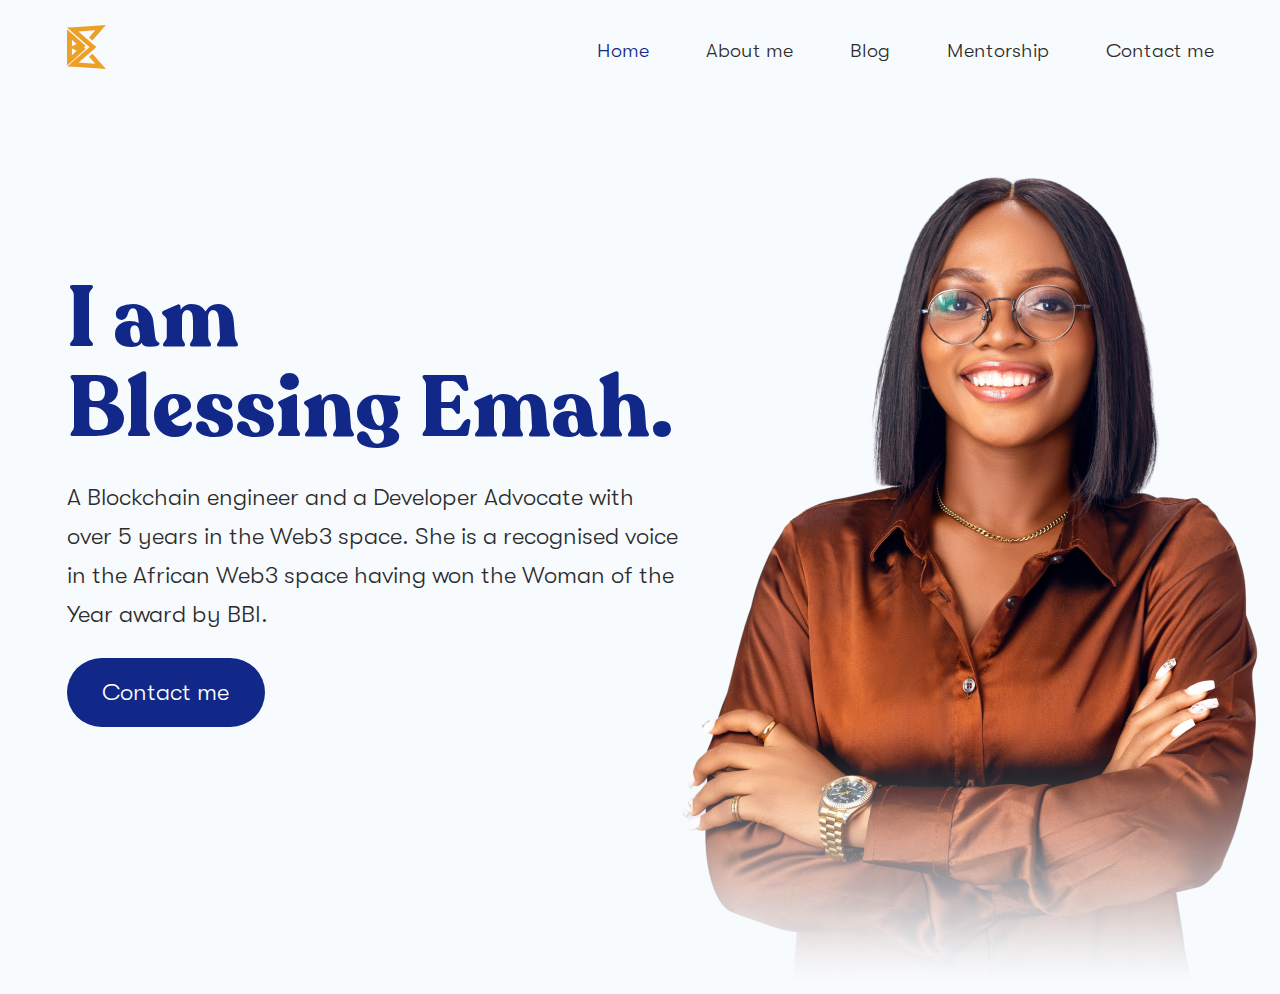
<file: index.html>
<!DOCTYPE html>
<html lang="en">
<head>
    <meta charset="UTF-8">
    <meta http-equiv="X-UA-Compatible" content="IE=edge">
    <meta name="viewport" content="width=device-width, initial-scale=1.0">
    <link
    rel="icon"
    type="image/png"
    sizes="32x32"
    href="./Assets/favicon.png"
    />
    <link rel="stylesheet" href="./styles.css">
    <title>Blessing Emah</title>
</head>
<body>
    <nav id="navbar">
        <div class="desktop-logo"><img src="./Assets/Desktop Logo.svg" alt="logo-icon" /></div>
        <div class="mobile-logo"><img src="./Assets/Mobile Logo.svg" alt="logo-icon" /></div>
        <div for="check" class="menu"><img src="./Assets/menu.svg" alt="menu-icon" /></div>
        <div class="nav-options">
            <ul>
                <li><a class="current-page" href="./index.html" style="text-decoration:none">Home</a></li>
                <li><a href="#" style="text-decoration:none">About me</a></li>
                <li><a href="#" style="text-decoration:none">Blog</a></li>
                <li><a href="#" style="text-decoration:none">Mentorship</a></li>
                <li><a href="#" style="text-decoration:none">Contact me</a></li>
            </ul>
        </div>
    </nav>
    <div id="home-content">
        <div class="headtext">
            <h1>I am<br>Blessing Emah.</h1>
            <p>A Blockchain engineer and a Developer Advocate with over 5 years in the Web3 space.
                She is a recognised voice in the African Web3 space having won the Woman of the Year award by BBI.</p>
            <button><a href="mailto: theblessingemah@gmail.com" style="text-decoration:none">Contact me</a></button>
        </div>
        <div>
            <img class="desktop-image" src="./Assets/Blessing Emah (Desktop).png"/>
            <img class="mobile-image" src="./Assets/Blessing Emah (Mobile).png"/>
            <img class="tablet-image" src="./Assets/Blessing Emah (Tablet).png"/>
        </div>
    </div>
    
</body>
</html>
</file>
<file: styles.css>
@font-face {
    font-family: "Recoleta";
    src: url(./Assets/Recoleta/Recoleta-Bold.ttf) format('truetype');
    font-weight: 300;
}
@font-face {
    font-family: "GT Walsheim Pro";
    src: url(./Assets/GTWalsheimPro/GTWalsheimPro-Light.ttf) format('truetype');
    font-weight: 350;
}

body {
    font-family: "Recoleta", "GT Walsheim Pro", sans-serif;
    background: #F7FBFE;
    display: flex;
    flex-direction: column;
    justify-content: center;
    align-items: center;
}

#navbar {
    display: flex;
    flex-direction: row;
    justify-content: space-between;
    align-items: center;
    height: 44px;
    width: 1147px;
    margin-top: 20px;
}
.mobile-logo{
    display: none;
}
.menu{
    display: none;
}
ul{
    display: flex;
    list-style: none;
    justify-content: space-between;
    float: left;
    width: 617px;
    font-family: "GT Walsheim Pro";
    font-size: 20px;
    font-weight: lighter;
}
a.current-page {
    color:#112888;
    font-weight:400;
}
ul li a{
    color:#2D2C2C;
}
li a:hover{
    color: #112888;
}
#home-content{
    display: flex;
    margin-top: 90px;
    width: 1147px;
}
.headtext{
    margin-top: 112px;
}
h1{
    font-family: Recoleta;
    font-size: 85px;
    font-weight: bold;
    line-height: 90px;
    letter-spacing: 0em;
    text-align: left;
    color: #112888;
    margin: 0;
}
p{
    font-family: GT Walsheim Pro;
    font-size: 24px;
    font-weight: 350;
    line-height: 39px;
    letter-spacing: 0em;
    text-align: left;
    color: #2D2C2C;
    width: 615px;
}
button a{
    color: white;
}
button{
    height: 69px;
    width: 198px;
    border-radius: 50px;
    padding: 15px 35px 15px 35px;
    font-family: GT Walsheim Pro;
    font-size: 24px;
    font-weight: 350;
    line-height: 39px;
    letter-spacing: 0em;
    text-align: center;
    background: #112888;
    color: white;
    border: 0;
    cursor: pointer;
}
button:hover{
    color: white;
    background: #ECA028;
}
.mobile-image{
    display: none;
}
.tablet-image{
    display: none;
}

@media screen and (max-width: 1250px) {
    /* Tablet View */
    #navbar {
        display: flex;
        flex-direction: row;
        justify-content: space-between;
        align-items: center;
        height: 44px;
        width: 856px;
        margin-top: 20px;
    }
    ul{
        display: flex;
        list-style: none;
        justify-content: space-between;
        float: left;
        width: 465px;
        font-family: "GT Walsheim Pro";
        font-size: 16px;
        font-weight: lighter;
    }
    .mobile-image{
        display: none;
    }
    .tablet-image{
        display: block;
    }
    .desktop-image{
        display: none;
    }
    #home-content{
        display: flex;
        margin-top: 100px;
        width: 856px;
    }
    .headtext{
        margin-top: 50px;
    }
    h1{
        font-family: Recoleta;
        font-size: 60px;
        font-weight: 500;
        line-height: 72px;
        letter-spacing: 0em;
        text-align: left;
        color: #112888;
        margin: 0;
    }
    p{
        font-family: GT Walsheim Pro;
        font-size: 20px;
        font-weight: 350;
        line-height: 32px;
        letter-spacing: 0em;
        text-align: left;
        color: #2D2C2C;
        width: 492px;
    }
    button{
        height: 62px;
        width: 177px;
        border-radius: 50px;
        padding: 15px 35px 15px 35px;
        font-family: GT Walsheim Pro;
        font-size: 20px;
        font-weight: 350;
        line-height: 32px;
        letter-spacing: 0em;
        text-align: center;
        background: #112888;
        color: white;
        border: 0;
    }
}


@media screen and (max-width: 430px) {
    /* Mobile View */
    #navbar {
        display: flex;
        flex-direction: row;
        justify-content: space-between;
        align-items: center;
        height: 30px;
        width: 351px;
        margin-top: 40px;
    }
    .desktop-logo{
        display: none;
    }
    .mobile-logo{
        display:block;
    }
    .menu{
        display: block;
        cursor: pointer;
    }
    .nav-options{
        display: none;
    }
    #home-content{
        display: flex;
        flex-direction: column;
        align-items: center;
        margin-top: 90px;
        width: 351px;
    }
    .headtext{
        margin-top: 0;
    }
    h1{
        font-family: Recoleta;
        font-size: 48px;
        font-weight: 500;
        line-height: 60px;
        letter-spacing: 0em;
        text-align: left;
        color: #112888;
        margin: 0;
    }
    p{
        font-family: GT Walsheim Pro;
        font-size: 16px;
        font-weight: 350;
        line-height: 25px;
        letter-spacing: 0em;
        text-align: left;
        color: #2D2C2C;
        width: 351px;
    }
    button{
        height: 56px;
        width: 156px;
        border-radius: 50px;
        padding: 15px 35px 15px 35px;
        font-family: GT Walsheim Pro;
        font-size: 16px;
        font-weight: 350;
        line-height: 25px;
        letter-spacing: 0em;
        text-align: center;
        background: #112888;
        color: white;
        border: 0;
    }
    .mobile-image{
        display: block;
    }
    .desktop-image{
        display: none;
    }
    .tablet-image{
        display: none;
    }
}
</file>
